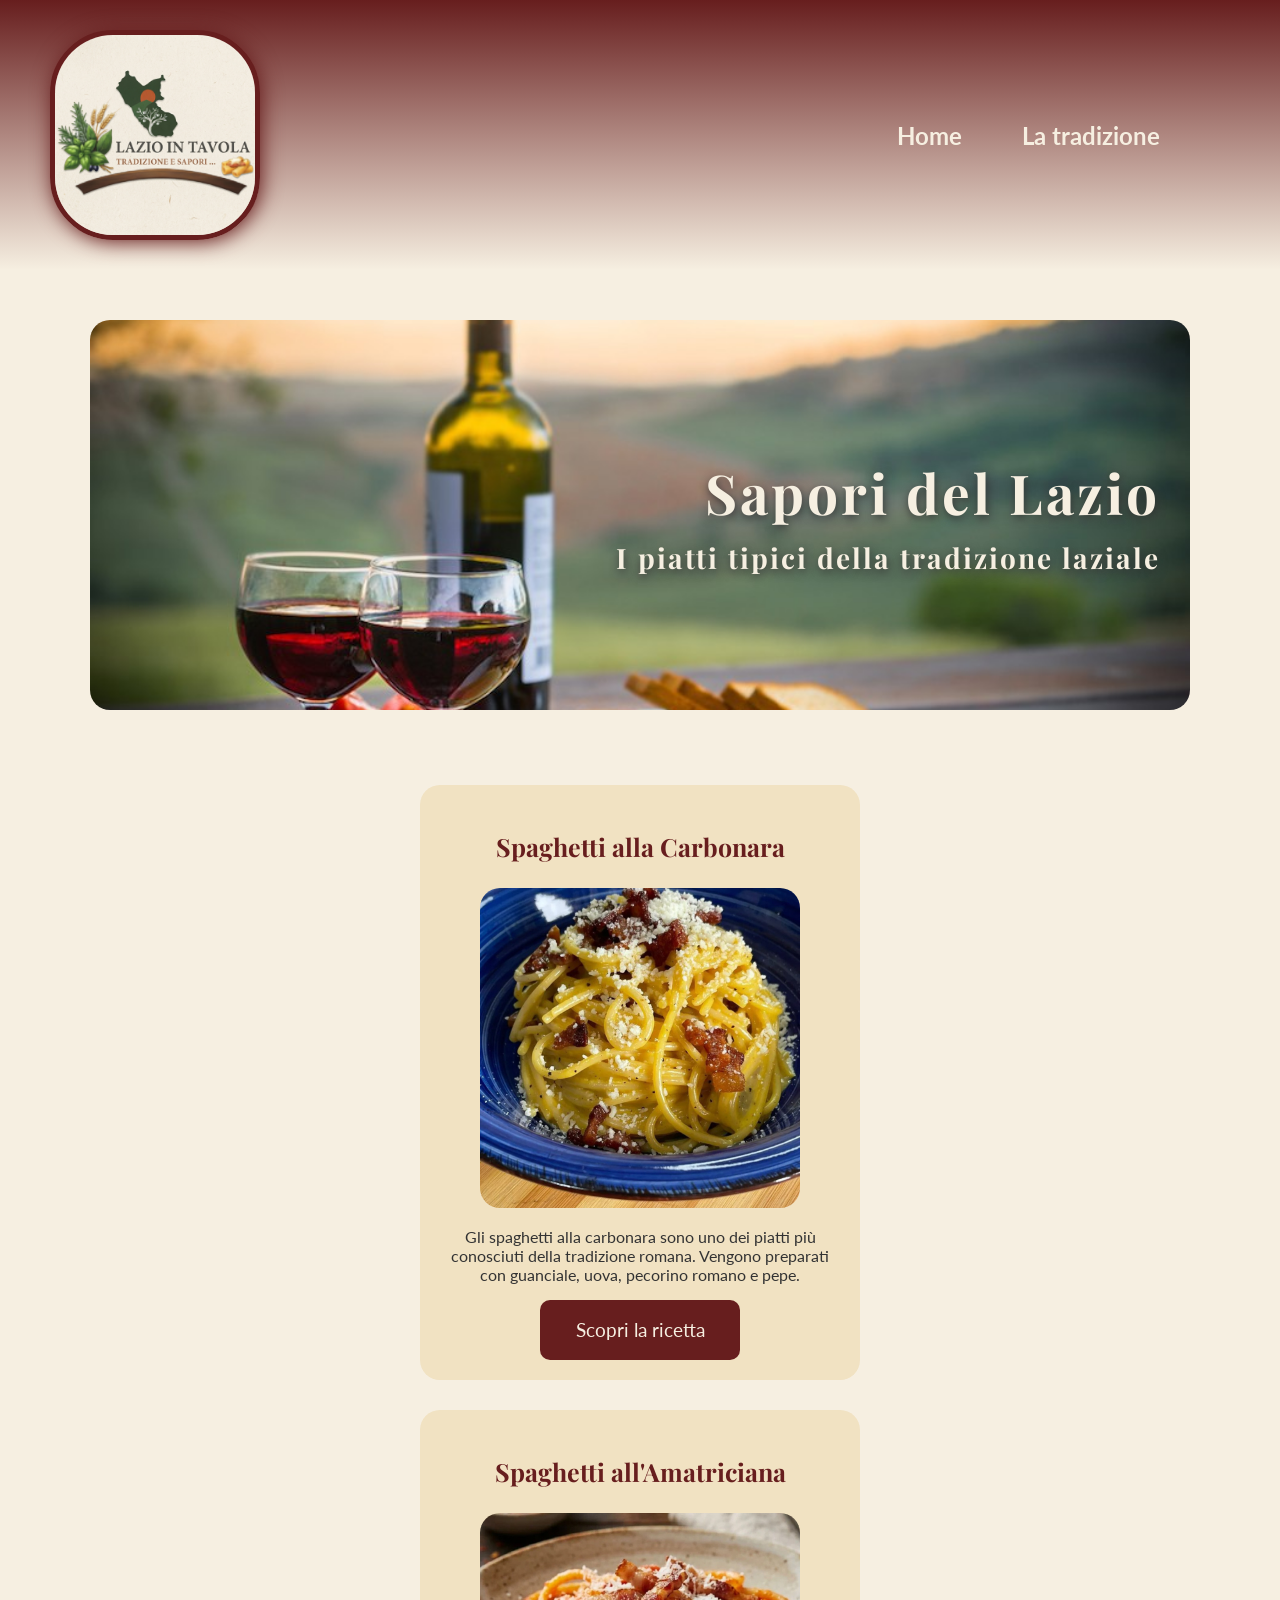
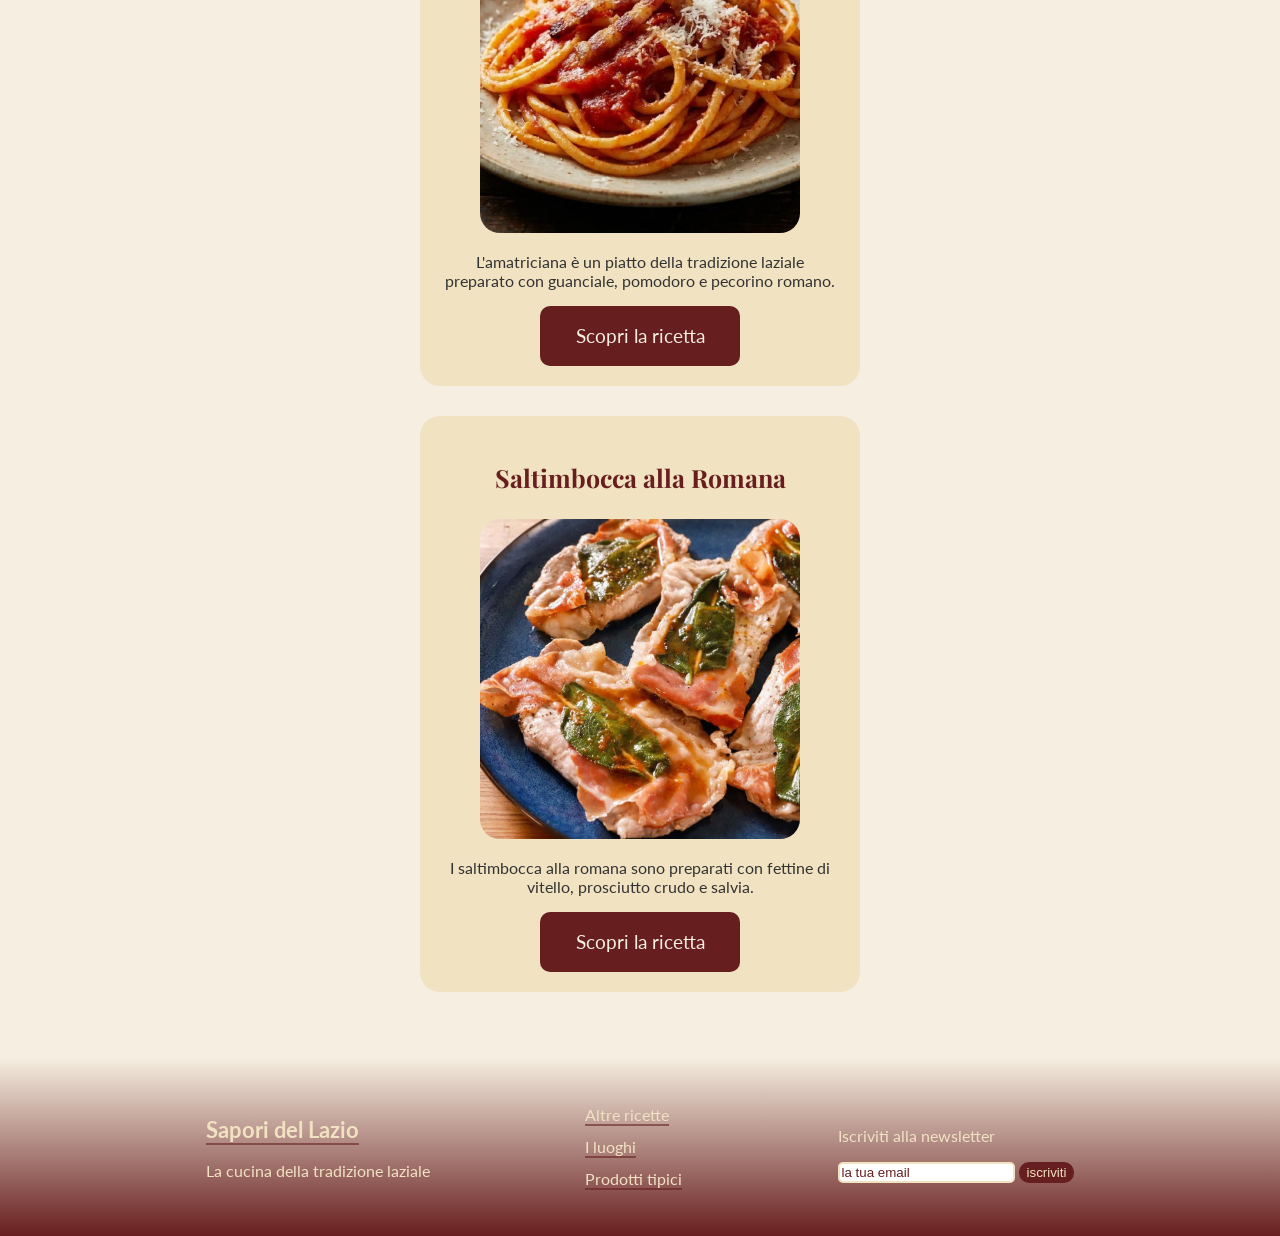
<file: index.html>
<!DOCTYPE html>
<html lang="it">
<head>
    <meta charset="UTF-8">
    <meta name="viewport" content="width=device-width, initial-scale=1.0">
    <title>Sapori del Lazio</title>
    <link rel="preconnect" href="https://fonts.googleapis.com">
    <link rel="preconnect" href="https://fonts.gstatic.com" crossorigin>
    <link href="https://fonts.googleapis.com/css2?family=Lato:ital,wght@0,100;0,300;0,400;0,700;0,900;1,100;1,300;1,400;1,700;1,900&display=swap" rel="stylesheet">
    <link href="https://fonts.googleapis.com/css2?family=Playfair+Display:wght@600;700&display=swap" rel="stylesheet">
    
    <link rel="stylesheet" href="./style.css">
    
</head>
<body>
    
    <!-- BARRA DI NAVIGAZIONE -->
    
    <nav id="inizio">
        
        <!-- LOGO -->
        
        <img class="logo" src="./Media/Logo.jpg" alt="Sapori del Lazio">
        
        <!-- Link -->
        <ul>
            <li>
                <a href="./index.html">Home</a>
            </li>
            <li>
                <a href="./tradizione.html">La tradizione</a>
            </li>
        </ul>
    </nav>
    
    <!-- Sezione principale -->
    
    <main>
        <header class="page-header">
            <h1 class="titolo-principale">Sapori del Lazio</h1>
            <h2 class="sottotitolo">I piatti tipici della tradizione laziale</h2>
        </header>
        
        <!-- Sezione degli articoli -->
        
        <section>
            
            <!-- Primo Articolo -->
            
            <article class="card">
                
                <h3>Spaghetti alla Carbonara</h3>
                <figure>
                    <img class="card-img" src="./Media/Spaghetti alla Carbonara.png" alt="Spaghetti alla Carbonara">
                </figure>
                <p>
                    Gli spaghetti alla carbonara sono uno dei piatti più conosciuti della tradizione romana. Vengono preparati con guanciale, uova, pecorino romano e pepe.
                </p>
                
                <a class="button" href="https://ricette.giallozafferano.it/Spaghetti-alla-Carbonara.html"
                target="_blank">Scopri la ricetta</a>
                
            </article>
            
            
            <!-- Secondo Articolo -->
            
            <article class="card">
                
                <h3>Spaghetti all'Amatriciana</h3>
                <figure>
                    <img class="card-img" src="./Media/Spaghetti all'Amatriciana.png" alt="Spaghetti all'Amatriciana">
                </figure>
                <p>
                    L'amatriciana è un piatto della tradizione
                    laziale preparato con guanciale, pomodoro
                    e pecorino romano.
                </p>
                
                <a class="button" href="https://ricette.giallozafferano.it/Spaghetti-all-Amatriciana.html"
                target="_blank">Scopri la ricetta</a>
                
            </article>
            
            
            <!-- Terzo Articolo -->
            
            <article class="card">
                
                <h3>Saltimbocca alla Romana</h3>
                <figure>
                    <img class="card-img" src="./Media/Saltimbocca alla Romana.png" alt="Saltimbocca alla Romana">
                </figure>
                <p>
                    I saltimbocca alla romana sono preparati
                    con fettine di vitello, prosciutto crudo
                    e salvia. 
                </p>
                
                <a class="button" href="https://ricette.giallozafferano.it/Saltimbocca-alla-Romana.html" target="_blank">Scopri la ricetta</a>
                
            </article>
            
        </section>
        
    </main>
    
    <!-- Fine pagina -->
    
    <footer>
        
        <div>
            <h3>
                <a href="#inizio">Sapori del Lazio</a>
            </h3>
            <p>La cucina della tradizione laziale</p>
        </div>
        
        <div class="footer-links">
            <ul>
                <li>
                    <a href="">Altre ricette</a>
                </li>
                <li>
                    <a href="">I luoghi</a>
                </li>
                <li>
                    <a href="">Prodotti tipici</a>
                </li>
            </ul>
        </div>
        
        <div>
            <p>Iscriviti alla newsletter</p>
            <form>
                <input type="email" placeholder="la tua email">
                <button type="submit">iscriviti</button>
            </form>
        </div>
        
    </footer>
    
</body>
</html>
</file>
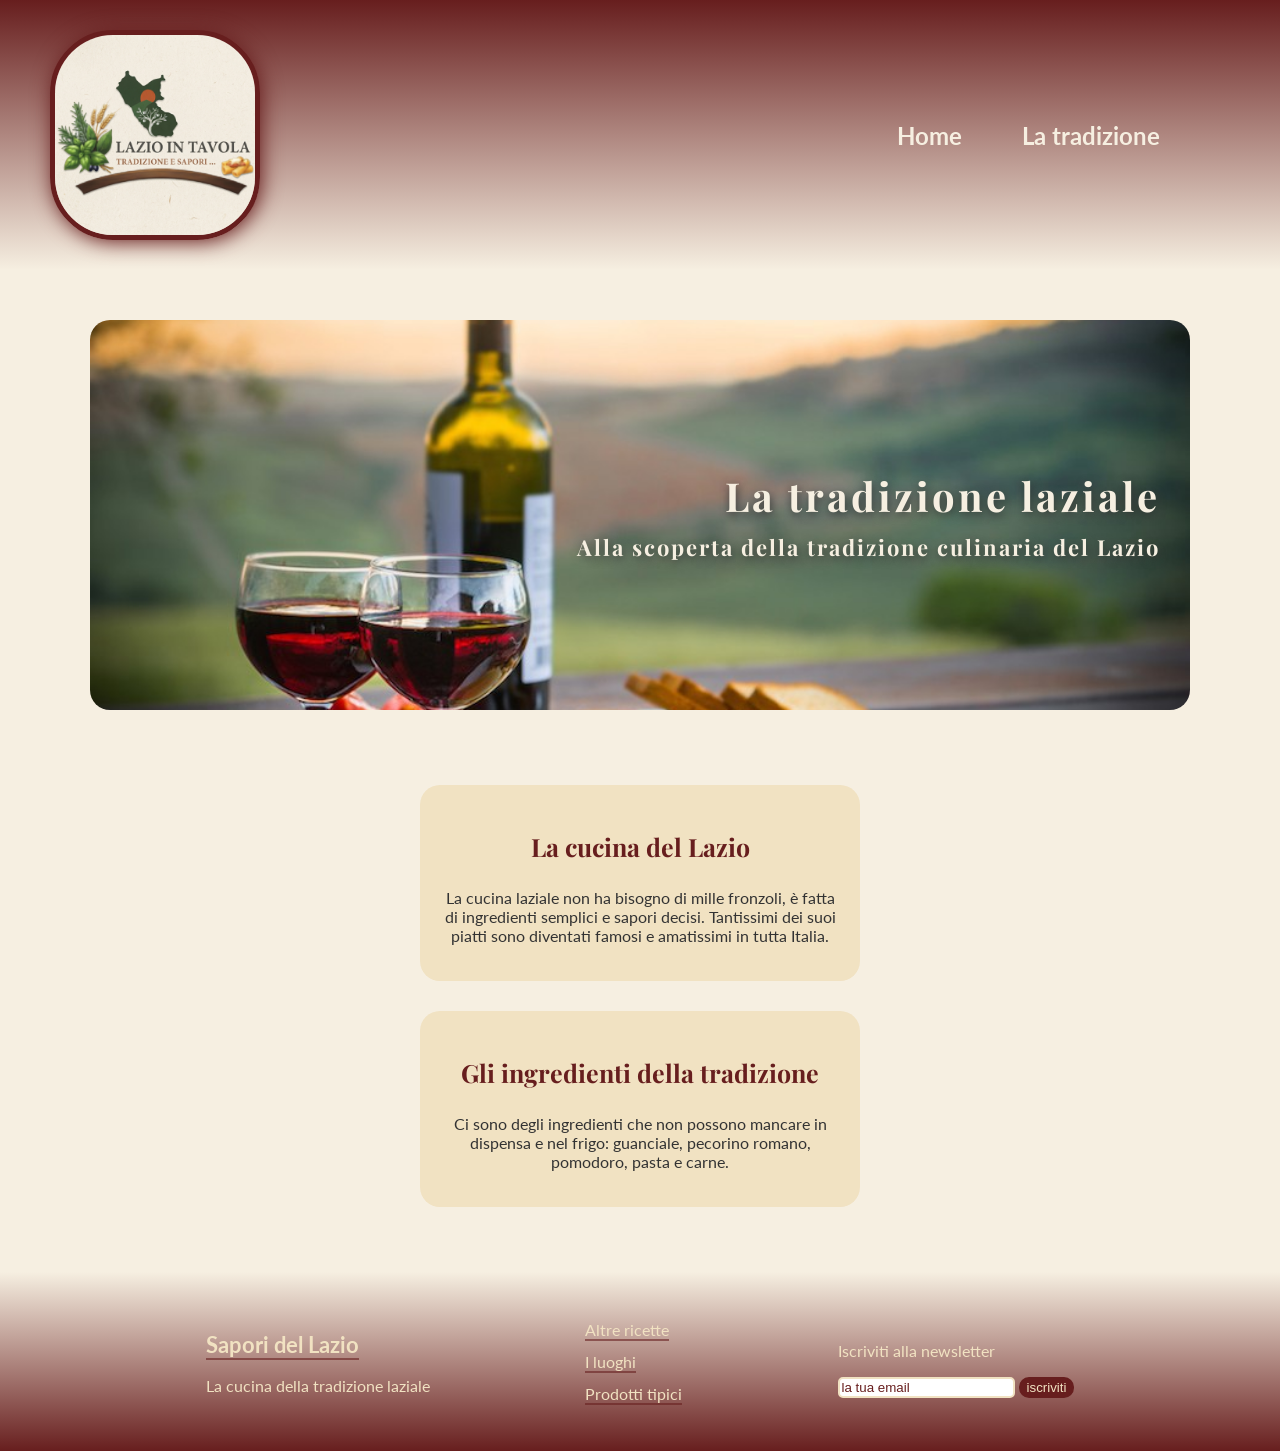
<file: tradizione.html>
<!DOCTYPE html>
<html lang="it">

<head>
    
    <meta charset="UTF-8">
    
    <meta name="viewport" content="width=device-width, initial-scale=1.0">
    
    <title>La tradizione</title>
    
    
    <!-- FONT PERSONALIZZATI -->
    
    <link rel="preconnect" href="https://fonts.googleapis.com">
    
    <link rel="preconnect" href="https://fonts.gstatic.com" crossorigin>
    
    <link href="https://fonts.googleapis.com/css2?family=Lato:wght@400;700&display=swap" rel="stylesheet">
    
    <link href="https://fonts.googleapis.com/css2?family=Playfair+Display:wght@600;700&display=swap" rel="stylesheet">
    
    
    <!-- CSS -->
    
    <link rel="stylesheet" href="./style.css">
    
</head>


<body>
    
    
    <!-- BARRA DI NAVIGAZIONE -->
    
    <nav id="inizio">
        
        <img class="logo" src="./Media/Logo.jpg" alt="Sapori del Lazio">
        
        
        <ul>
            
            <li>
                <a href="./index.html">Home</a>
            </li>
            
            <li>
                <a href="./tradizione.html">La tradizione</a>
            </li>
            
        </ul>
        
    </nav>
    
    
    <!-- SEZIONE PRINCIPALE -->
    
    <main>
        
        <header class="page-header">
            
            <h1 class="titolo-seconda">La tradizione laziale</h1>
            
            <h2 class="sottotitolo-seconda">
                Alla scoperta della tradizione culinaria del Lazio
            </h2>
            
        </header>
        
        
        <!-- SEZIONE DEGLI ARTICOLI -->
        
        <section>
            
            
            <!-- PRIMO ARTICOLO -->
            
            <article class="card">
                
                <h3>La cucina del Lazio</h3>
                
                <p>
                    La cucina laziale non ha bisogno di mille fronzoli,
                    è fatta di ingredienti semplici e sapori decisi.
                    Tantissimi dei suoi piatti sono diventati famosi
                    e amatissimi in tutta Italia.
                </p>
                
            </article>
            
            
            <!-- SECONDO ARTICOLO -->
            
            <article class="card">
                
                <h3>Gli ingredienti della tradizione</h3>
                
                <p>
                    Ci sono degli ingredienti che non possono mancare
                    in dispensa e nel frigo: guanciale, pecorino romano,
                    pomodoro, pasta e carne.
                </p>
                
            </article>
            
        </section>
        
    </main>
    
    
    <!-- FOOTER -->
    
    <footer>
        
        <div>
            <h3>
                <a href="#inizio">Sapori del Lazio</a>
            </h3>
            <p>La cucina della tradizione laziale</p>
        </div>
        
        <div class="footer-links">
            <ul>
                <li>
                    <a href="">Altre ricette</a>
                </li>
                <li>
                    <a href="">I luoghi</a>
                </li>
                <li>
                    <a href="">Prodotti tipici</a>
                </li>
            </ul>
        </div>
        
        <div>
            <p>Iscriviti alla newsletter</p>
            <form>
                <input type="email" placeholder="la tua email">
                <button type="submit">iscriviti</button>
            </form>
        </div>
        
    </footer>
    
    
</body>

</html>
</file>
<file: style.css>
html {
    scroll-behavior: smooth;
}

body {
    margin: 0;
    background-color: #f6efe1;
    color: #333333;
    font-family: "Lato", sans-serif;
}

nav {
    background: linear-gradient(#671e1e, transparent);
    padding: 30px 50px;
    display: flex;
    align-items: center;
    justify-content: space-between;
}

nav ul {
    display: flex;
    gap: 60px;
    margin-right: 70px;
    list-style-type: none;
}

.logo {
    width: 200px;
    border-radius: 30%;
    border: 5px solid #671e1e;
    box-shadow: 2px 2px 20px #671e1e;
}


nav a {
    color: #f6efe1;
    text-decoration: none;
    font-weight: 700;
    font-size: x-large;
    transition: 0.5s;
}

nav a:hover {
    color: #671e1e;
    border-bottom: 3px solid #671e1e;
}

main {
    max-width: 1100px;
    margin: 50px auto;
    padding: 0 20px;
    
}

.page-header {
    height: 30vh;
    background-image: url(./Media/Page-header.jpg);
    background-repeat: no-repeat;
    background-position: center;
    background-size: cover;
    border-radius: 20px;
    padding: 60px 30px;
    margin-bottom: 60px;
    display: flex;
    flex-direction: column;
    justify-content: center;
    align-items: flex-end;
}

.titolo-principale {
    font-family: "Playfair Display", serif;
    letter-spacing: 3px;
    font-size: 55px;
    color: #f6efe1;
    text-shadow: 1px 3px 10px #333333;
    margin: 0;
    
}

.titolo-seconda {
    font-family: "Playfair Display", serif;
    letter-spacing: 3px;
    font-size: 40px;
    color: #f6efe1;
    text-shadow: 1px 3px 10px #333333;
    margin: 0;
}

.sottotitolo {
    font-family: "Playfair Display", serif;
    letter-spacing: 2px;
    font-size: 28px;
    color: #f6efe1;
    text-shadow: 1px 3px 10px #333333;
    margin: 10px 0 0;
}

.sottotitolo-seconda {
    font-family: "Playfair Display", serif;
    letter-spacing: 2px;
    font-size: 22px;
    color: #f6efe1;
    text-shadow: 1px 3px 10px #333333;
    margin: 10px 0 0;
}

section {
    display: flex;
    flex-direction: column; 
}

.card {
    width: 400px;
    background-color: #f1e2c2;
    margin: 15px auto;
    padding: 20px;
    text-align: center;
    border-radius: 20px;
}

.card h3 {
    font-family: "Playfair Display", serif;
    color: #671e1e;
    font-size: 25px;
}

.card-img {
    width: 100%;
    border-radius: 20px;
}

.button {
    display: block;
    background-color: #671e1e;
    color: #f6efe1;
    width: 200px;
    height: 60px;
    margin: 0 auto;
    border-radius: 10px;
    text-decoration: none;
    line-height: 60px;
    font-size: larger;
    transition: 0.4s;
}

.button:hover {
    background-color: #b45f45;
    color: #34170e;
}

footer {
    background: linear-gradient(360deg, #671e1e, transparent);
    padding: 40px 50px;
    display: flex;
    justify-content: space-evenly;
    align-items: center;
}


footer h3 a {
    font-size: larger;
    color: #f1e2c2;
    text-decoration: none;
    transition: 0.4s;
    border-bottom: 2px solid #671e1e94;
}

footer h3 a:hover {
    color: #671e1e;
    border: 0;

}

.footer-links ul {
    display: flex;
    flex-direction: column;
    gap: 0;
    list-style-type: none;
    padding: 0;
    margin: 0;
}

.footer-links li {
    margin: 0;
    padding: 0;
    line-height: 1;
}

.footer-links a {
    color: #f1e2c2;
    text-decoration: none;
    margin: 0;
    padding: 0;
    line-height: 2;
    border-bottom: 2px solid #671e1e94;
    transition: 0.4s;
}

.footer-links a:hover {
    color: #671e1e;
    border: 0;

}

input::placeholder {
    color: #671e1e;
}

footer p {
    color: #f1e2c2;
}

input {
    outline: none;
    border: 2px solid #f1e2c2;
    border-radius: 5px;
}

button {
    background-color: #671e1e;
    color: #f1e2c2;
    border: 2px solid #671e1e;
    border-radius: 10px;
}

button:hover {
    background-color: #b45f45;
    color: #f1e2c2;
}
</file>
